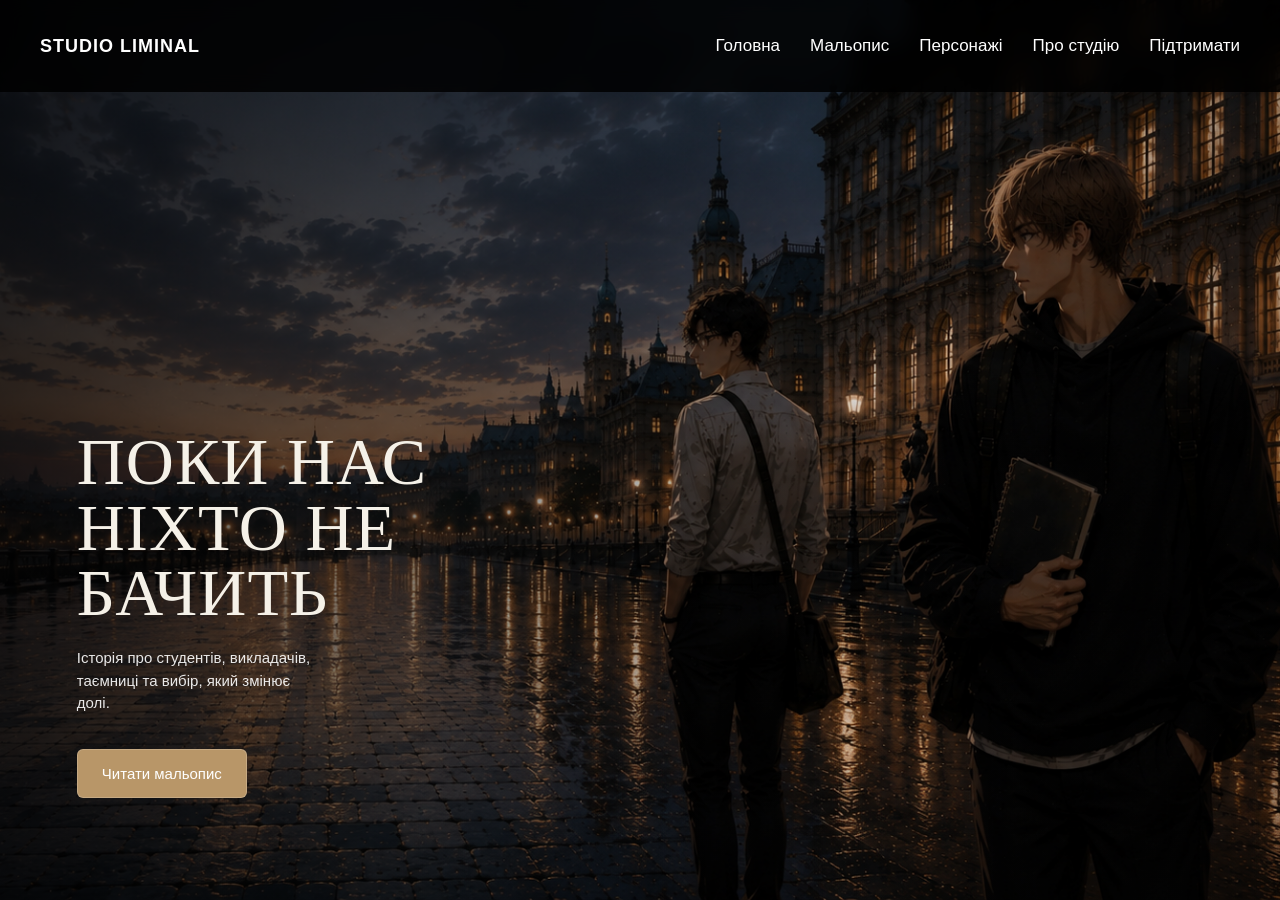
<file: index/index.html>
<!DOCTYPE html>
<html lang="uk">
<head>
<meta charset="UTF-8">
  <meta name="viewport" content="width=device-width, initial-scale=1.0">
<title>Studio Liminal</title>
<link rel="stylesheet" href="../style.css?v=21">
</head>

<body>

<header>

<nav class="navbar">

    <div class="logo">
        <a href="../index/index.html">STUDIO LIMINAL</a>
    </div>

    <button class="menu-toggle"
            type="button"
            aria-label="Відкрити меню"
            aria-expanded="false">
        <span></span>
        <span></span>
        <span></span>
    </button>
<ul class="menu">
    <li><a href="../index/index.html">Головна</a></li>
    <li><a href="../comic.html">Мальопис</a></li>
    <li><a href="../characters.html">Персонажі</a></li>
    <li><a href="#">Про студію</a></li>
    <li><a href="../support.html">Підтримати</a></li>
</ul>
    
</nav>
</nav>

</header>

<section class="hero">

  <div class="hero-content">

    <h1>ПОКИ НАС<br>НІХТО НЕ БАЧИТЬ</h1>

    <p>
      Історія про студентів, викладачів, таємниці та вибір,<br>
      який змінює долі.
    </p>

    <a href="../comic.html" class="hero-button">
      Читати мальопис
    </a>

  </div>

</section>
<script>
    const menuToggle = document.querySelector('.menu-toggle');
    const menu = document.querySelector('.menu');

    menuToggle.addEventListener('click', function () {
        const isOpen = menu.classList.toggle('menu-open');

        menuToggle.classList.toggle('active', isOpen);
        menuToggle.setAttribute('aria-expanded', isOpen);
    });

    document.querySelectorAll('.menu a').forEach(function (link) {
        link.addEventListener('click', function () {
            menu.classList.remove('menu-open');
            menuToggle.classList.remove('active');
            menuToggle.setAttribute('aria-expanded', 'false');
        });
    });
</script>
</body>
</html>
</file>
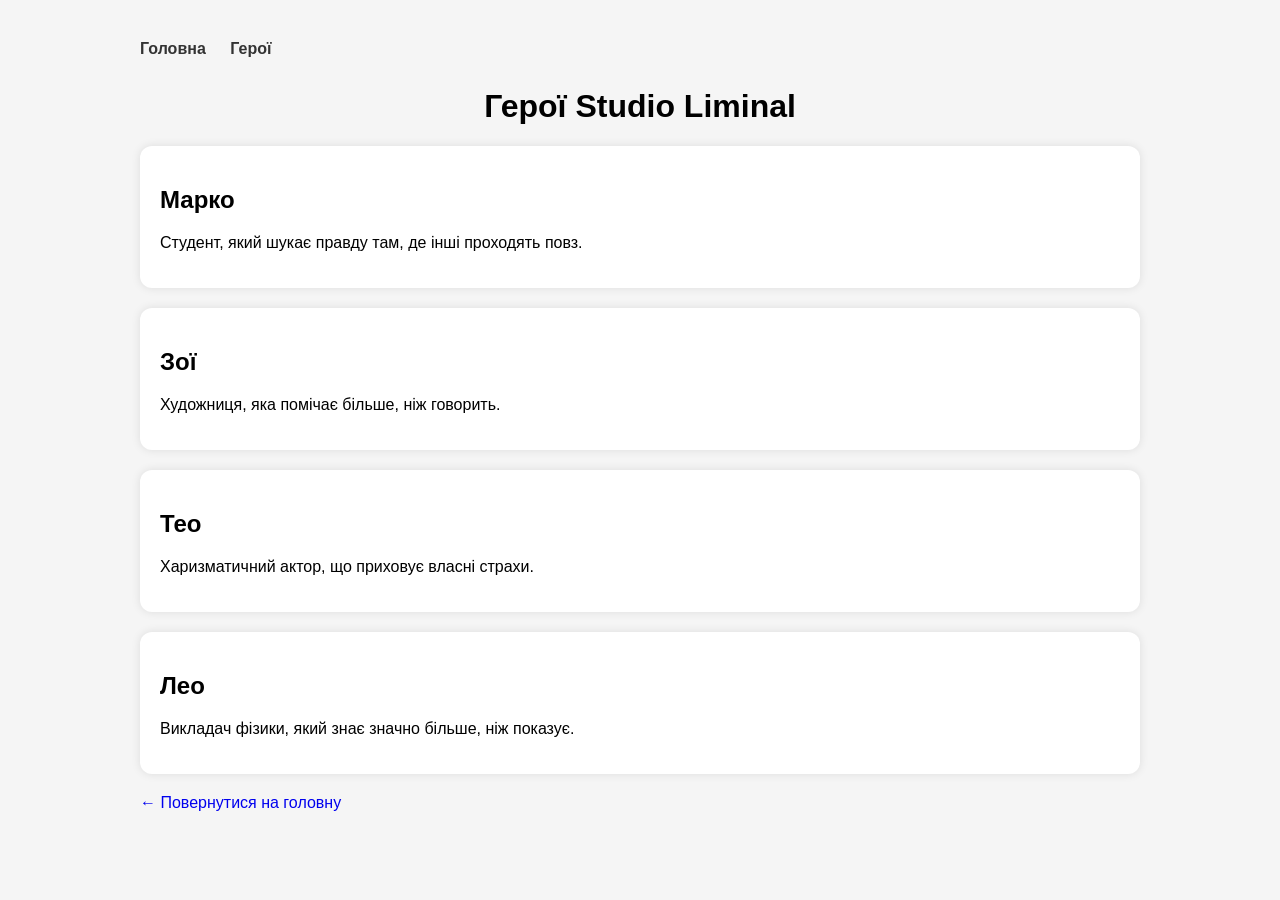
<file: characters.html>
<!DOCTYPE html>
<html lang="uk">
<head>
<meta charset="UTF-8">
<title>Герої Studio Liminal</title>

<style>

body{
font-family: Arial, sans-serif;
background:#f5f5f5;
max-width:1000px;
margin:auto;
padding:40px;
}

h1{
text-align:center;
}

.card{
background:white;
padding:20px;
margin-bottom:20px;
border-radius:12px;
box-shadow:0 0 10px rgba(0,0,0,0.1);
}

a{
text-decoration:none;
}
nav{
  margin-bottom:30px;
}

nav a{
  margin-right:20px;
  color:#333;
  font-weight:bold;
  text-decoration:none;
}
</style>

</head>

<body>
<nav>
  <a href="index/index.html">Головна</a>
  <a href="characters.html">Герої</a>
</nav>

<h1>Герої Studio Liminal</h1>

<div class="card">
<h2>Марко</h2>
<p>Студент, який шукає правду там, де інші проходять повз.</p>
</div>

<div class="card">
<h2>Зої</h2>
<p>Художниця, яка помічає більше, ніж говорить.</p>
</div>

<div class="card">
<h2>Тео</h2>
<p>Харизматичний актор, що приховує власні страхи.</p>
</div>

<div class="card">
<h2>Лео</h2>
<p>Викладач фізики, який знає значно більше, ніж показує.</p>
</div>

<p>
<a href="index.html">← Повернутися на головну</a>
</p>

</body>
</html>
</file>
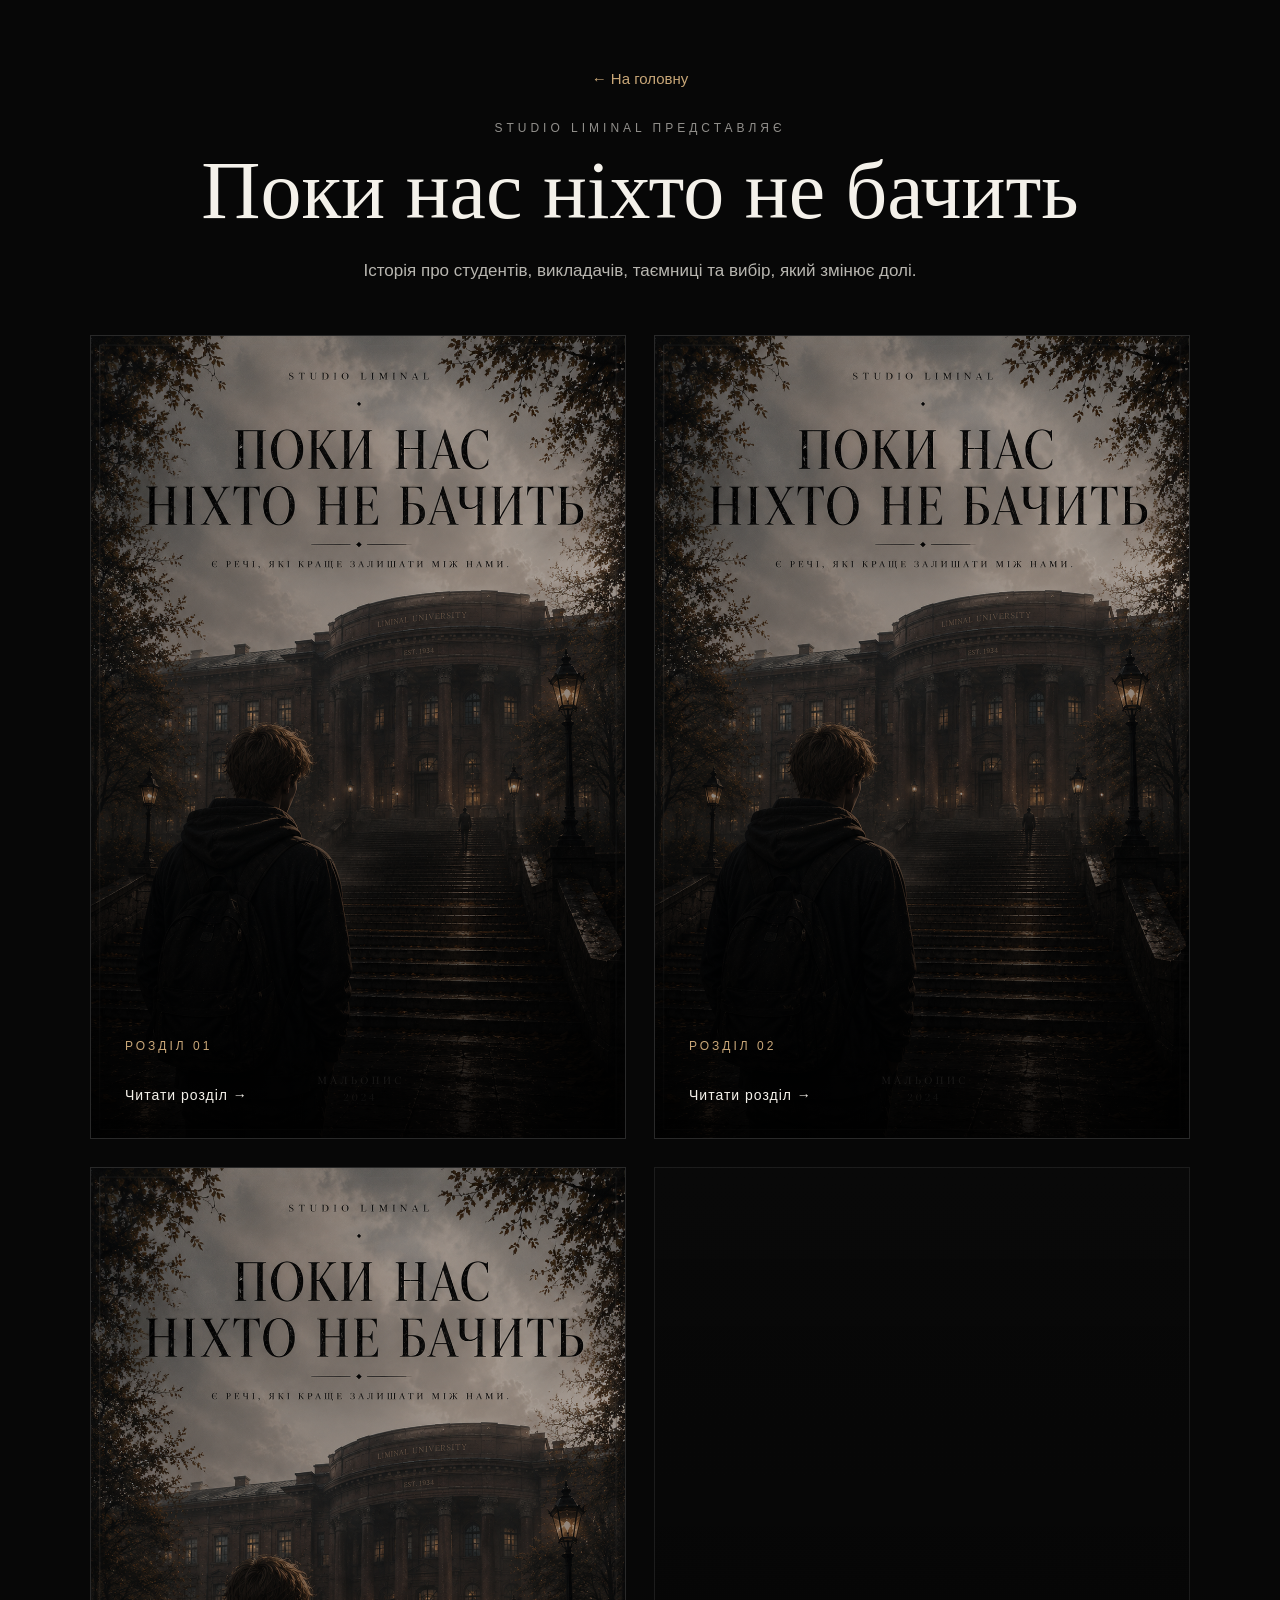
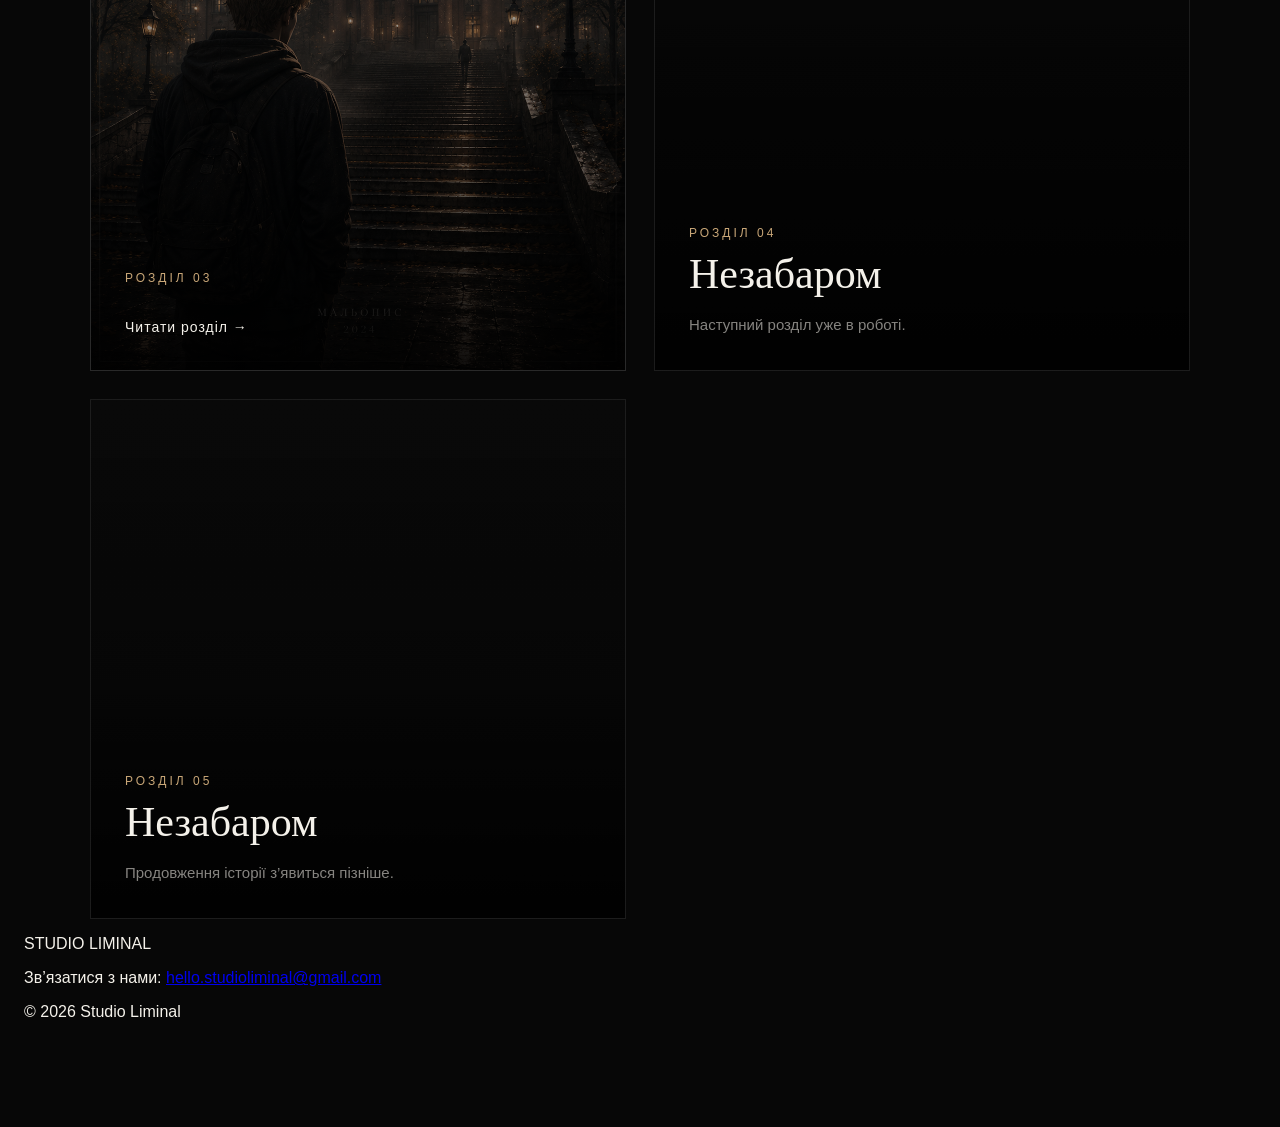
<file: comic.html>
<!DOCTYPE html>
<html lang="uk">
<head>
    <meta charset="UTF-8">
    <meta name="viewport" content="width=device-width, initial-scale=1.0">

    <title>Мальопис — Studio Liminal</title>

    <style>
        *{
            box-sizing:border-box;
        }

        html{
            scroll-behavior:smooth;
        }

        body{
            margin:0;
            background:#070707;
            color:#f4f1ea;
            font-family:Arial, sans-serif;
        }

        .comic-catalog{
            min-height:100vh;
            padding:70px 24px 90px;
        }

        .catalog-header{
            width:min(100%, 1100px);
            margin:0 auto 50px;
            text-align:center;
        }

        .back-link{
            display:inline-block;
            margin-bottom:34px;
            color:#c9a778;
            text-decoration:none;
            font-size:15px;
        }

        .studio-label{
            margin:0 0 14px;
            color:rgba(244,241,234,.58);
            font-size:12px;
            letter-spacing:4px;
            text-transform:uppercase;
        }

        .catalog-header h1{
            margin:0;
            font-family:Georgia, "Times New Roman", serif;
            font-size:clamp(44px, 7vw, 82px);
            font-weight:400;
            line-height:1.02;
        }

        .catalog-intro{
            max-width:680px;
            margin:24px auto 0;
            color:rgba(244,241,234,.75);
            font-size:17px;
            line-height:1.65;
        }

        .chapter-grid{
            width:min(100%, 1100px);
            margin:0 auto;
            display:grid;
            grid-template-columns:repeat(2, minmax(0, 1fr));
            gap:28px;
        }

        .chapter-card{
            position:relative;
            overflow:hidden;
            min-height:520px;
            border:1px solid rgba(255,255,255,.10);
            background:#111;
            text-decoration:none;
            color:#f4f1ea;
        }

        .chapter-card img{
            display:block;
            width:100%;
            height:100%;
            min-height:520px;
            object-fit:cover;
            transition:transform .5s ease;
        }

        .chapter-card::after{
            content:"";
            position:absolute;
            inset:0;
            background:linear-gradient(
                to top,
                rgba(0,0,0,.92) 0%,
                rgba(0,0,0,.30) 50%,
                rgba(0,0,0,.08) 100%
            );
        }

        .chapter-card:hover img{
            transform:scale(1.025);
        }

        .chapter-info{
            position:absolute;
            z-index:2;
            left:0;
            right:0;
            bottom:0;
            padding:34px;
        }

        .chapter-number{
            margin:0 0 10px;
            color:#c9a778;
            font-size:12px;
            letter-spacing:3px;
            text-transform:uppercase;
        }

        .chapter-info h2{
            margin:0;
            font-family:Georgia, "Times New Roman", serif;
            font-size:42px;
            font-weight:400;
        }

        .chapter-description{
            margin:15px 0 0;
            color:rgba(244,241,234,.78);
            font-size:15px;
            line-height:1.55;
        }

        .read-link{
            display:inline-block;
            margin-top:24px;
            color:#f4f1ea;
            font-size:14px;
            letter-spacing:1px;
        }

        .coming-soon{
            min-height:520px;
            padding:34px;
            display:flex;
            flex-direction:column;
            justify-content:flex-end;
            border:1px solid rgba(255,255,255,.08);
            background:
                linear-gradient(rgba(8,8,8,.84), rgba(8,8,8,.96)),
                #111;
        }

        .coming-soon h2{
            margin:0;
            font-family:Georgia, "Times New Roman", serif;
            font-size:42px;
            font-weight:400;
        }

        .coming-soon p:last-child{
            margin:15px 0 0;
            color:rgba(244,241,234,.55);
            line-height:1.55;
        }

        @media screen and (max-width:768px){
            .comic-catalog{
                padding:42px 18px 60px;
            }

            .catalog-header{
                margin-bottom:34px;
            }

            .back-link{
                margin-bottom:28px;
            }

            .studio-label{
                font-size:10px;
                letter-spacing:3px;
            }

            .catalog-header h1{
                font-size:44px;
            }

            .catalog-intro{
                margin-top:20px;
                font-size:15px;
            }

            .chapter-grid{
                grid-template-columns:1fr;
                gap:20px;
            }

            .chapter-card,
            .chapter-card img,
            .coming-soon{
                min-height:500px;
            }

            .chapter-info,
            .coming-soon{
                padding:26px;
            }

            .chapter-info h2,
            .coming-soon h2{
                font-size:36px;
            }
        }
    </style>
</head>

<body>

    <main class="comic-catalog">

        <header class="catalog-header">
            <a class="back-link" href="index/index.html">← На головну</a>

            <p class="studio-label">Studio Liminal представляє</p>

            <h1>Поки нас ніхто не бачить</h1>

            <p class="catalog-intro">
                Історія про студентів, викладачів, таємниці та вибір,
                який змінює долі.
            </p>
        </header>

        <section class="chapter-grid">

            <a class="chapter-card" href="chapter1.html">
                <img
                    src="images/chapters/chapter-01/001.png"
                    alt="Обкладинка першого розділу мальопису"
                >

                <div class="chapter-info">
                    <p class="chapter-number">Розділ 01</p>
                    

                    <span class="read-link">Читати розділ →</span>
                </div>
            </a>

         <a class="chapter-card" href="chapter2.html">
    <img
        src="images/chapters/chapter-02/001.png"
        alt="Обкладинка другого розділу"
    >

    <div class="chapter-info">
        <p class="chapter-number">Розділ 02</p>
        <span class="read-link">Читати розділ →</span>
    </div>
</a>

<a class="chapter-card" href="chapter3.html">
    <img
        src="images/chapters/chapter-03/001.png"
        alt="Обкладинка третього розділу"
    >

    <div class="chapter-info">
        <p class="chapter-number">Розділ 03</p>
        

        <span class="read-link">Читати розділ →</span>
    </div>
</a>

<article class="chapter-card coming-soon">
    <div class="chapter-info">
        <p class="chapter-number">Розділ 04</p>
        <h2>Незабаром</h2>

        <p class="chapter-description">
            Наступний розділ уже в роботі.
        </p>
    </div>
</article>

<article class="chapter-card coming-soon">
    <div class="chapter-info">
        <p class="chapter-number">Розділ 05</p>
        <h2>Незабаром</h2>

        <p class="chapter-description">
            Продовження історії з’явиться пізніше.
        </p>
    </div>
</article>
        </section>
<footer class="site-footer">
    <p>STUDIO LIMINAL</p>

    <p class="footer-contact">
        Зв’язатися з нами:
        <a href="mailto:hello.studioliminal@gmail.com">
            hello.studioliminal@gmail.com
        </a>
    </p>

    <p class="footer-copy">© 2026 Studio Liminal</p>
</footer>
    </main>

</body>
</html>
</file>
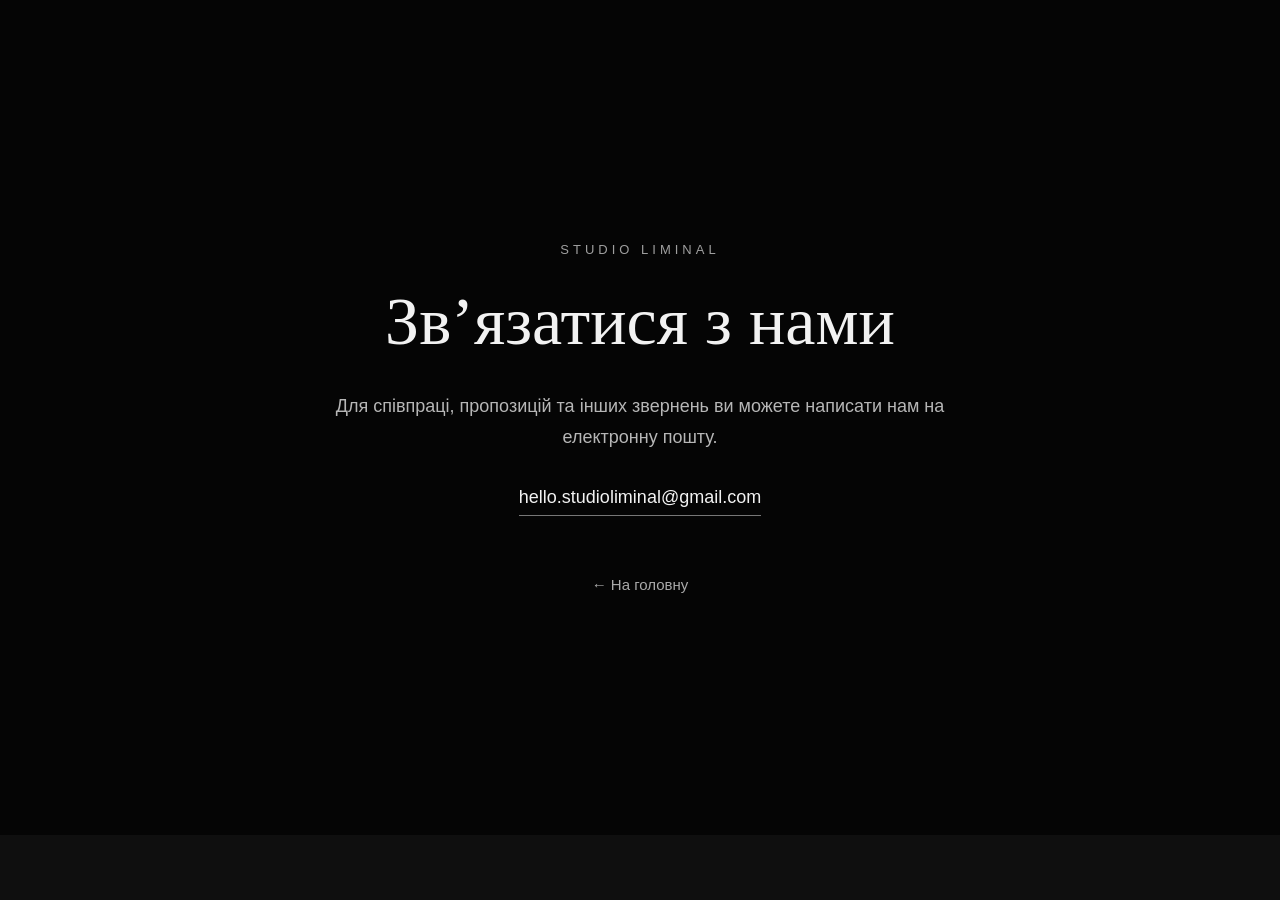
<file: support.html>
<!DOCTYPE html>
<html lang="uk">
<head>
    <meta charset="UTF-8">
    <meta name="viewport" content="width=device-width, initial-scale=1.0">

    <title>Підтримати — Studio Liminal</title>

    <link rel="stylesheet" href="style.css">

    <style>
        .support-page {
            min-height: 75vh;
            display: flex;
            align-items: center;
            justify-content: center;
            padding: 80px 24px;
            background: #050505;
            color: #f2f2f2;
            text-align: center;
        }

        .support-content {
            max-width: 650px;
        }

        .support-label {
            font-size: 13px;
            letter-spacing: 4px;
            text-transform: uppercase;
            opacity: 0.65;
            margin-bottom: 25px;
        }

        .support-content h1 {
            font-family: Georgia, serif;
            font-size: clamp(38px, 7vw, 68px);
            font-weight: normal;
            margin: 0 0 30px;
        }

        .support-content p {
            font-size: 18px;
            line-height: 1.7;
            opacity: 0.75;
            margin-bottom: 35px;
        }

        .contact-email {
            display: inline-block;
            color: #f2f2f2;
            text-decoration: none;
            font-size: 18px;
            border-bottom: 1px solid #777;
            padding-bottom: 7px;
        }

        .contact-email:hover {
            opacity: 0.65;
        }

        .back-link {
            display: block;
            margin-top: 60px;
            color: #aaa;
            text-decoration: none;
            font-size: 15px;
        }
    </style>
</head>

<body>

    <main class="support-page">

        <div class="support-content">

            <div class="support-label">
                STUDIO LIMINAL
            </div>

            <h1>Зв’язатися з нами</h1>

            <p>
                Для співпраці, пропозицій та інших звернень
                ви можете написати нам на електронну пошту.
            </p>

            <a
                class="contact-email"
                href="mailto:hello.studioliminal@gmail.com"
            >
                hello.studioliminal@gmail.com
            </a>

            <a class="back-link" href="index/index.html">
                ← На головну
            </a>

        </div>

    </main>

</body>
</html>
</file>
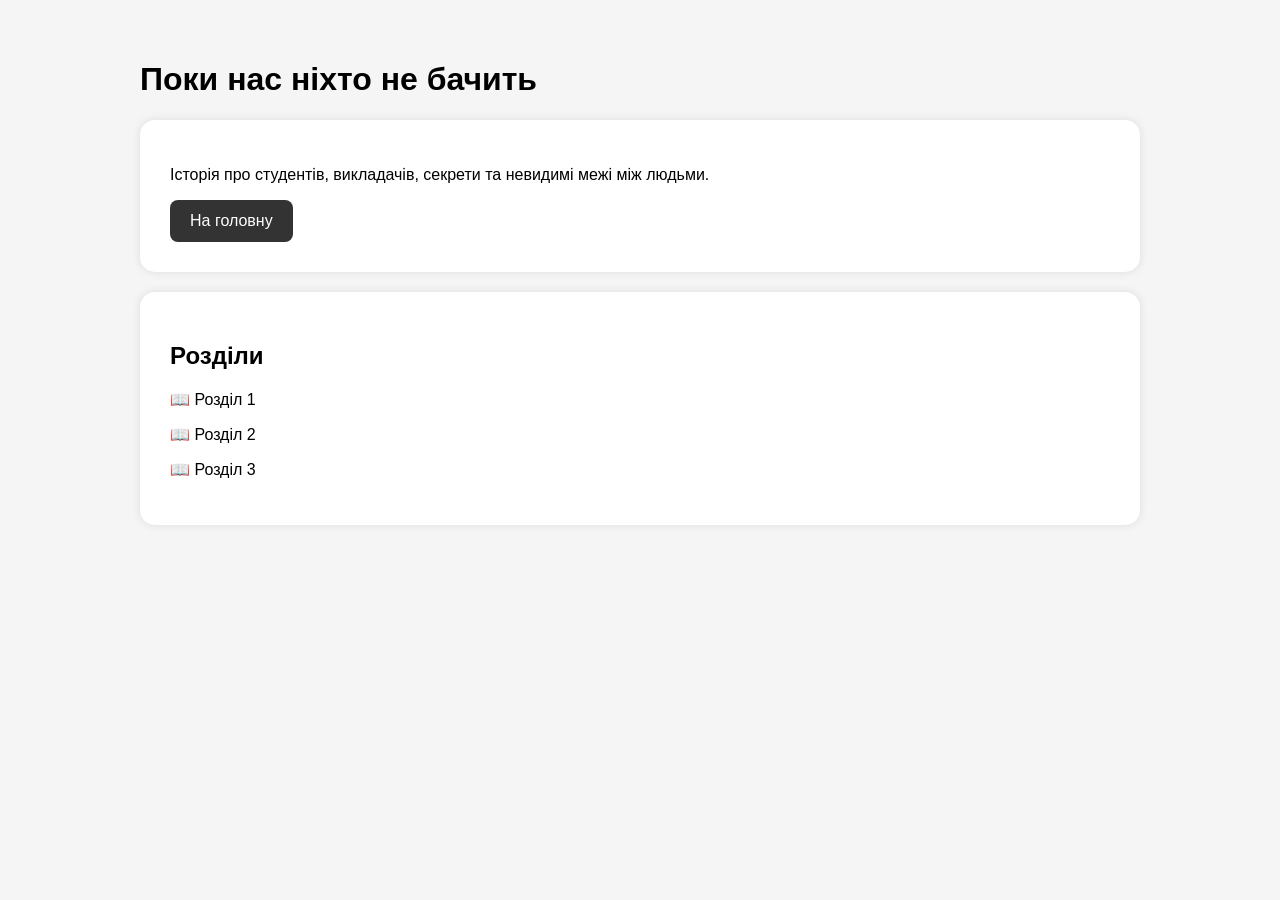
<file: index/comic.html>
<!DOCTYPE html>
<html lang="uk">
<head>
<meta charset="UTF-8">
<title>Поки нас ніхто не бачить</title>

<style>

body{
    font-family:Arial,sans-serif;
    background:#f5f5f5;
    max-width:1000px;
    margin:auto;
    padding:40px;
}

.card{
    background:white;
    padding:30px;
    border-radius:15px;
    margin-bottom:20px;
    box-shadow:0 0 10px rgba(0,0,0,0.1);
}

a{
    text-decoration:none;
}

.button{
    display:inline-block;
    padding:12px 20px;
    background:#333;
    color:white;
    border-radius:8px;
}

</style>

</head>

<body>

<h1>Поки нас ніхто не бачить</h1>

<div class="card">

<p>
Історія про студентів, викладачів,
секрети та невидимі межі між людьми.
</p>

<a class="button" href="index/index.html">
На головну
</a>

</div>

<div class="card">

<h2>Розділи</h2>

<p>📖 Розділ 1</p>
<p>📖 Розділ 2</p>
<p>📖 Розділ 3</p>

</div>

</body>
</html>
</file>
<file: style.css>
body{
    margin:0;
    font-family:Arial,sans-serif;
    background:#0f0f0f;
    color:white;
}

header{
    position:fixed;
    top:0;
    width:100%;
    background:rgba(0,0,0,.85);
    backdrop-filter:blur(10px);
    z-index:1000;
}

.navbar{
    max-width:1200px;
    margin:auto;
    display:flex;
    justify-content:space-between;
    align-items:center;
    padding:20px;
}

.logo-img{
    height:70px;
}
.logo a{
    color:#ffffff;
    text-decoration:none;
    font-family:Arial, sans-serif;
    font-size:18px;
    font-weight:600;
    letter-spacing:1px;
    white-space:nowrap;
}
.logo a:visited{
    color:#ffffff;
}

.logo a:hover{
    color:#c9a46b;
}
.menu{
    display:flex;
    gap:30px;
    list-style:none;
}

.menu a{
    color:white;
    text-decoration:none;
    font-size:17px;
    transition:.3s;
}

.menu a:hover{
    color:#c9a46b;
}
.hero{
    min-height:100vh;
    position:relative;
    display:flex;
    align-items:flex-end;

    background:
        linear-gradient(
            90deg,
            rgba(0,0,0,.68) 0%,
            rgba(0,0,0,.42) 38%,
            rgba(0,0,0,.12) 68%,
            rgba(0,0,0,.28) 100%
        ),
      url("images/hero-01-marko-leo.png");

    background-size:cover;
    background-position:center;
    background-repeat:no-repeat;

    padding:140px 6% 8%;
    box-sizing:border-box;
}

.hero-content{
    width:48%;
    max-width:760px;
    text-align:left;
    position:relative;
    z-index:2;
}

.hero-content h1{
    margin:0 0 22px;
    color:#f5f1e8;
    font-family:Georgia, "Times New Roman", serif;
    font-size:clamp(32px, 5.2vw, 88px);
    font-weight:400;
    line-height:.98;
    letter-spacing:1px;
}

.hero-content p{
    margin:0 0 34px;
    max-width:240px;
    color:rgba(255,255,255,.90);
    font-size:clamp(17px, 1.45vw, 24px);
    line-height:1.5;
}

.hero-button{
    display:inline-block;
    padding:17px 30px;

    color:#fff;
    background:#b89668;
    border:1px solid rgba(255,255,255,.18);
    border-radius:6px;

    text-decoration:none;
    font-size:17px;
    transition:.25s ease;
}

.hero-button:hover{
    background:#c9a778;
    transform:translateY(-2px);
}
.menu-toggle{
    display:none;
}
@media screen and (max-width:768px){

    html,
    body{
        width:100%;
        max-width:100%;
        margin:0;
        padding:0;
        overflow-x:hidden;
    }

   header{
    position:absolute;
    top:0;
    left:0;
    width:100%;
    z-index:1000;
    background:rgba(5,5,5,.92);
}

.navbar{
    width:100%;
    min-height:76px;
    padding:18px 22px;
    box-sizing:border-box;

    display:flex;
    align-items:center;
    justify-content:space-between;
}

.logo a{
    color:#f4f1ea;
    text-decoration:none;
    font-size:15px;
    letter-spacing:2.5px;
    white-space:nowrap;
}

.menu-toggle{
    width:42px;
    height:42px;
    padding:0;
    border:0;
    background:transparent;
    cursor:pointer;

    display:flex;
    flex-direction:column;
    align-items:center;
    justify-content:center;
    gap:6px;

    position:relative;
    z-index:10000;
}

.menu-toggle span{
    display:block;
    width:24px;
    height:2px;
    background:#f4f1ea;
    transition:transform .25s ease, opacity .25s ease;
}

.menu-toggle.active span:nth-child(1){
    transform:translateY(8px) rotate(45deg);
}

.menu-toggle.active span:nth-child(2){
    opacity:0;
}

.menu-toggle.active span:nth-child(3){
    transform:translateY(-8px) rotate(-45deg);
}

.menu{
    position:fixed;
    inset:0;
    width:100vw;
height:100dvh;
min-height:100dvh;
max-height:none;
z-index:9999;
    margin:0;
    padding:120px 28px 40px;
    box-sizing:border-box;

    list-style:none;
     background:#050505 !important;

    display:flex;
    flex-direction:column;
    align-items:flex-start;
    gap:28px;
    overflow-y:auto;
    z-index:9999;

    opacity:0;
    visibility:hidden;
    transform:translateY(-12px);
    transition:
        opacity .25s ease,
        visibility .25s ease,
        transform .25s ease;

    z-index:1001;
}

.menu.menu-open{
    opacity:1;
    visibility:visible;
    transform:translateY(0);
}

.menu a{
    color:#f4f1ea;
    text-decoration:none;
    font-size:28px;
    line-height:1.15;
    font-family:Georgia, "Times New Roman", serif;
}

    .hero{
        width:100%;
        max-width:none;
        min-height:100svh;
        margin:0;

        background:
            linear-gradient(
                rgba(0,0,0,.18),
                rgba(0,0,0,.48)
            ),
            url("images/hero-01-marko-leo-mobile.png");

        background-size:cover;
        background-position:center;
        background-repeat:no-repeat;

        padding:155px 24px 54px;
        box-sizing:border-box;

        display:flex;
        align-items:flex-end;
    }

    .hero-content{
        width:100%;
        max-width:420px;
        margin:0;
        text-align:left;
        padding-top:40px;
    }

    .hero-content h1{
    font-size:34px;
    line-height:1.05;
    max-width:280px;
    margin-bottom:20px;
}
    }

    .hero-content p{
        font-size:15px;
        line-height:1.5;
    }

    .hero-content p br{
        display:none;
    }

    .hero-button{
        padding:15px 24px;
        font-size:15px;
    }
}
/* ===== STUDIO LIMINAL FOOTER ===== */

.site-footer {
    margin-top: 80px;
    padding: 50px 24px 40px;
    text-align: center;
    border-top: 1px solid rgba(255, 255, 255, 0.12);
    color: #b8b8b8;
}

.site-footer > p:first-child {
    margin-bottom: 18px;
    font-family: Georgia, serif;
    font-size: 14px;
    letter-spacing: 4px;
    color: #ffffff;
}

.footer-contact {
    font-size: 15px;
    line-height: 1.8;
}

.footer-contact a {
    color: #d6d6d6;
    text-decoration: none;
}

.footer-contact a:hover {
    color: #ffffff;
}

.footer-copy {
    margin-top: 24px;
    font-size: 12px;
    color: #777777;
}
</file>
